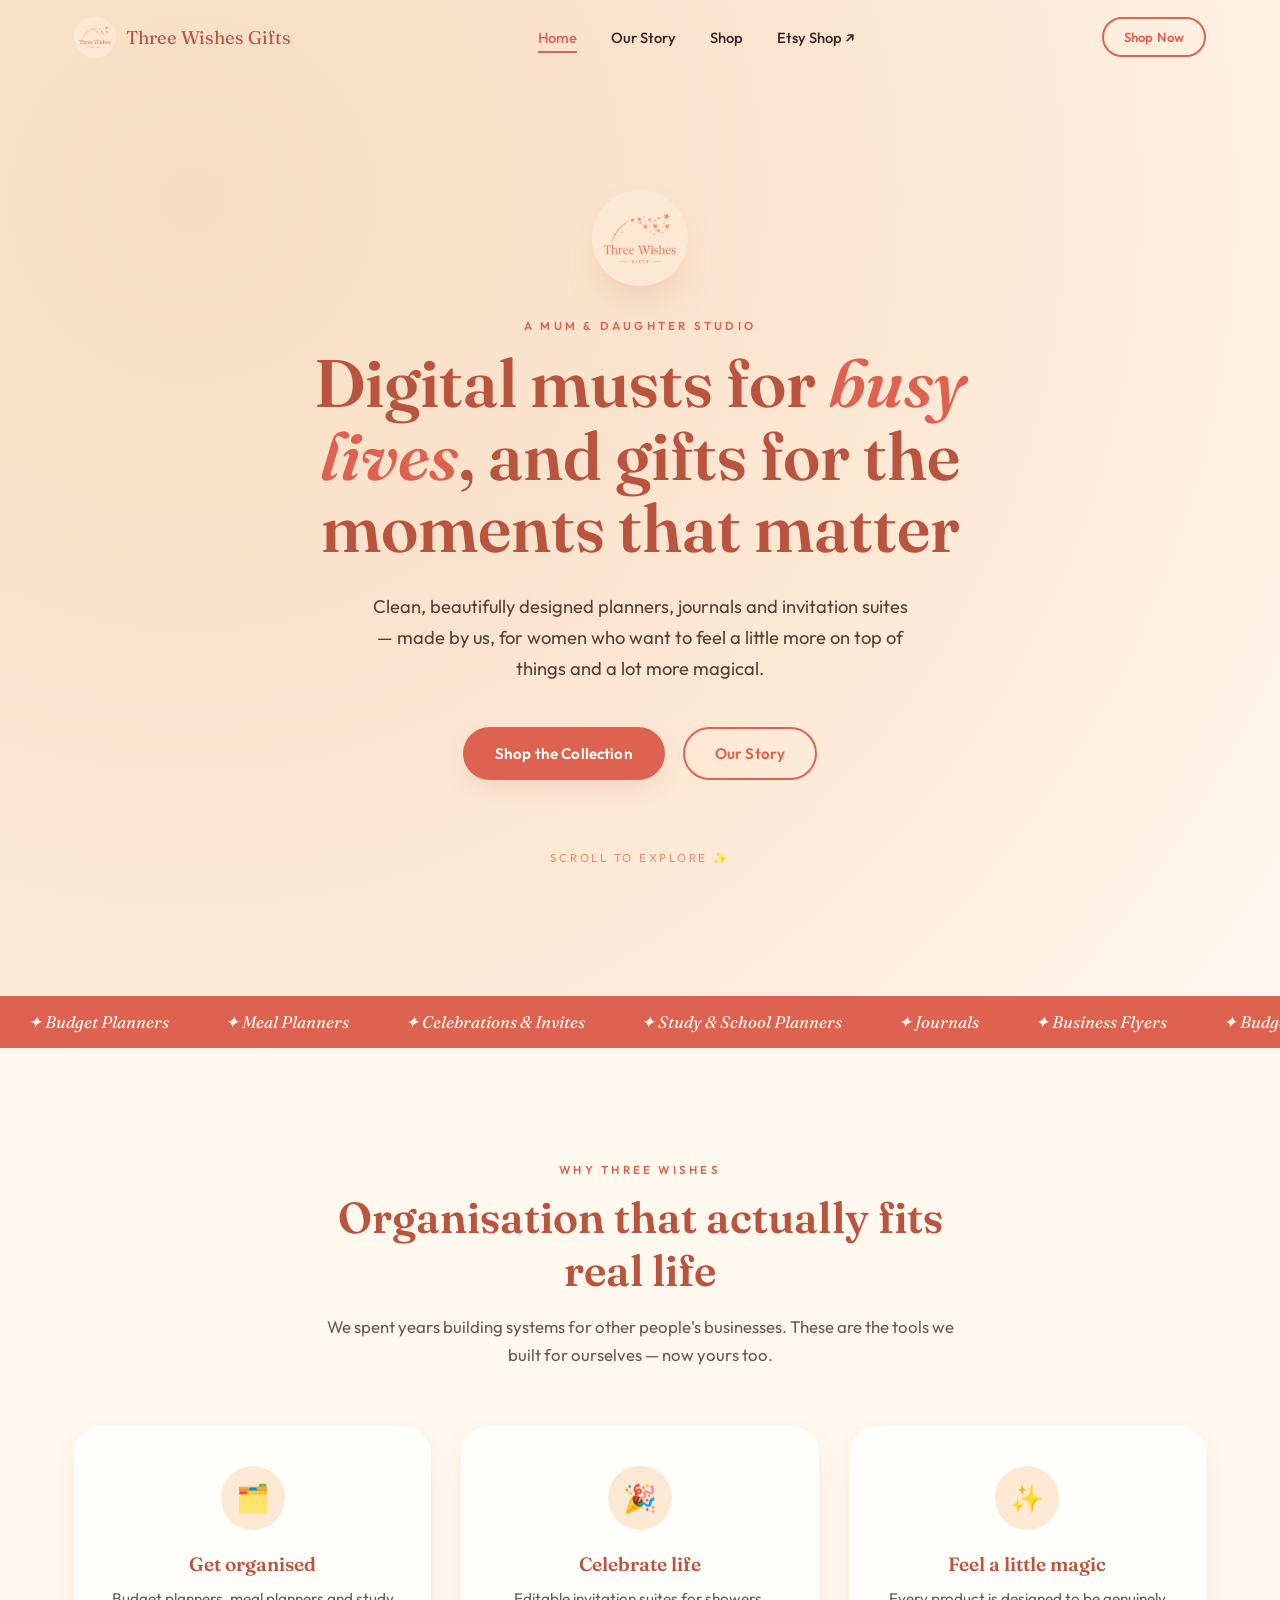
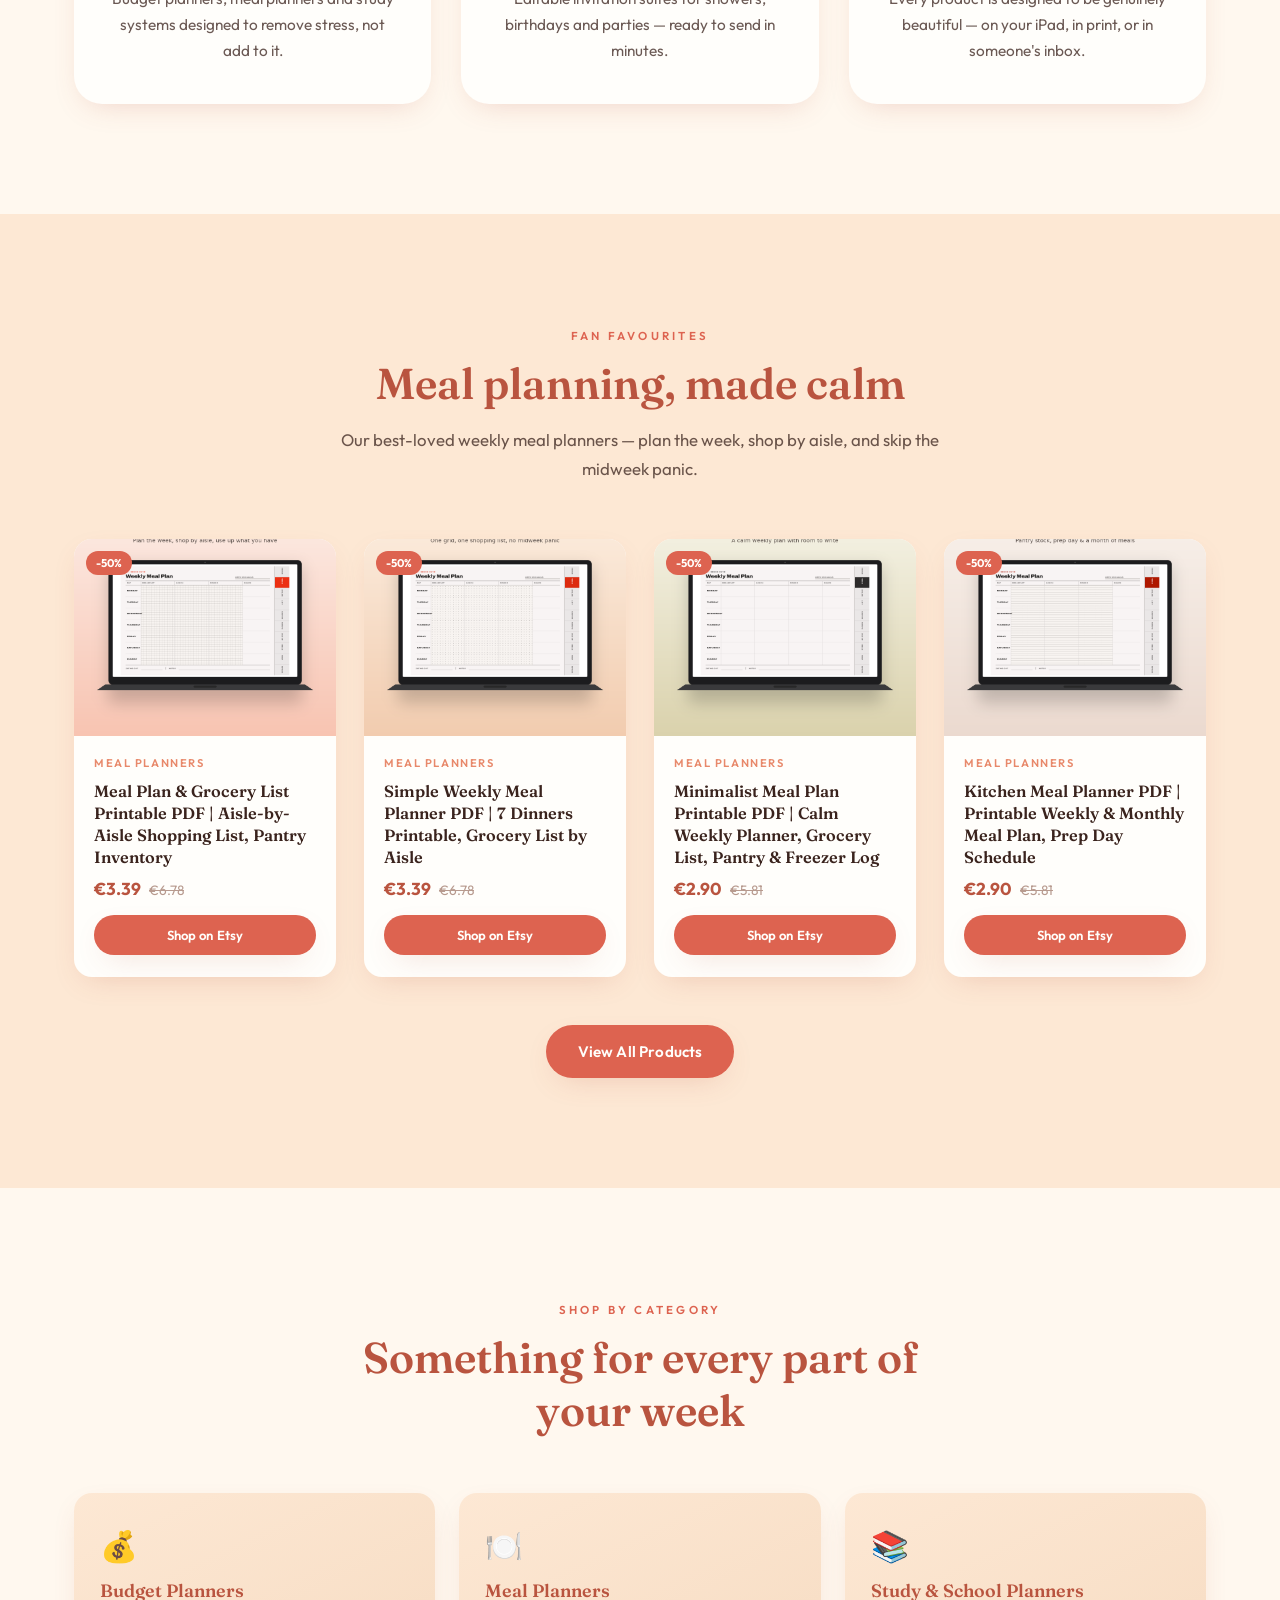
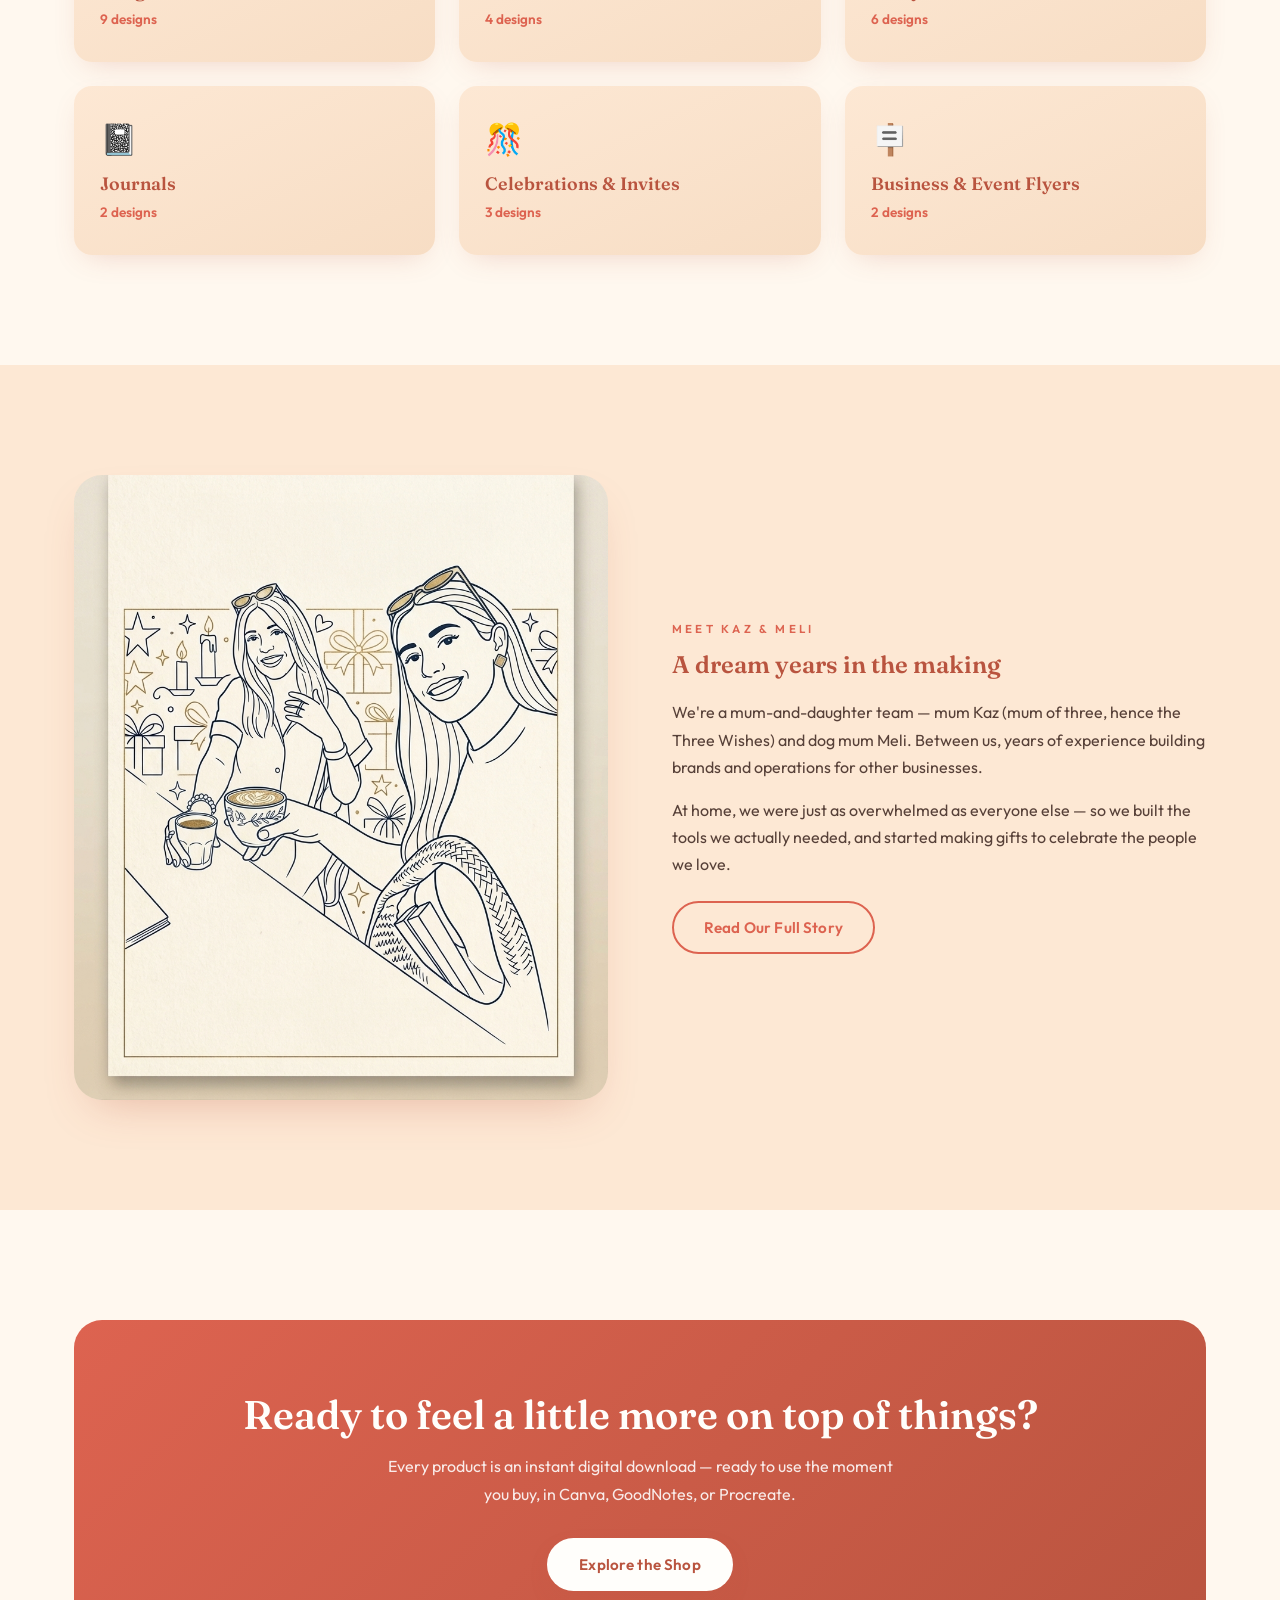
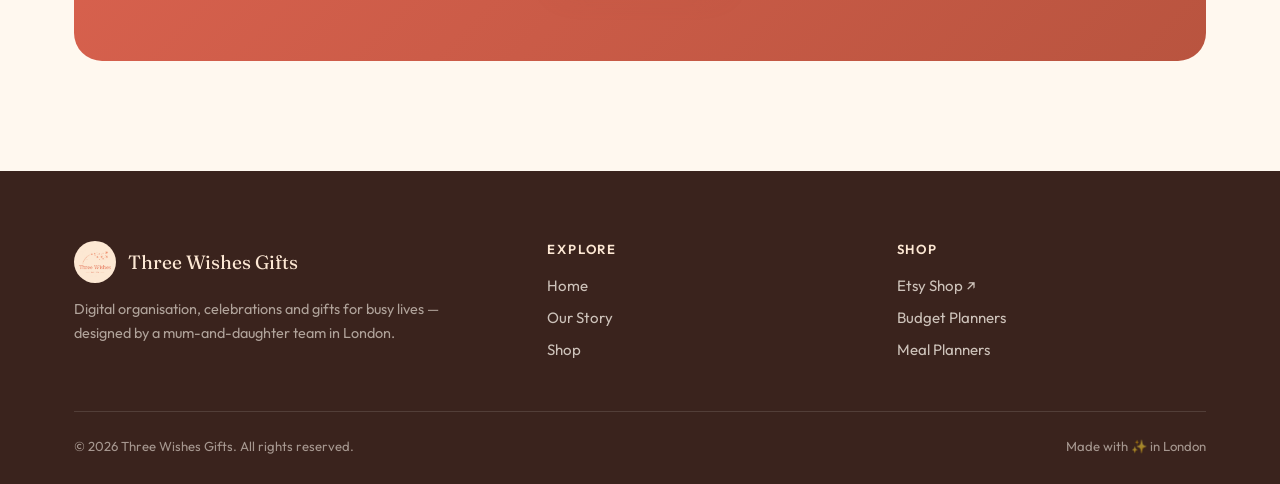
<file: index.html>
<!DOCTYPE html>
<html lang="en">
<head>
<meta charset="UTF-8" />
<meta name="viewport" content="width=device-width, initial-scale=1" />
<title>Three Wishes Gifts &mdash; Digital Musts for Busy Lives</title>
<meta name="description" content="Clean, beautifully designed digital planners, journals and invitation suites from a mum-and-daughter team. Shop budget planners, meal planners, study planners and celebration suites." />
<meta name="theme-color" content="#fde8d4" />
<link rel="icon" type="image/jpeg" href="assets/logo.jpg" />
<link rel="apple-touch-icon" href="assets/logo.jpg" />

<meta property="og:type" content="website" />
<meta property="og:title" content="Three Wishes Gifts &mdash; Digital Musts for Busy Lives" />
<meta property="og:description" content="Clean, beautifully designed digital planners, journals and invitation suites for real life." />
<meta property="og:image" content="assets/logo.jpg" />
<meta property="og:url" content="https://threewishesgifts.com" />
<meta name="twitter:card" content="summary_large_image" />

<link rel="preconnect" href="https://fonts.googleapis.com" />
<link rel="preconnect" href="https://fonts.gstatic.com" crossorigin />
<link href="https://fonts.googleapis.com/css2?family=Fraunces:ital,wght@0,500;0,600;1,500&family=Outfit:wght@400;500;600;700&display=swap" rel="stylesheet" />
<link rel="stylesheet" href="assets/styles.css" />
</head>
<body>

<header class="site-header">
  <div class="container nav-inner">
    <a class="brand" href="index.html"><img src="assets/logo.jpg" alt="Three Wishes Gifts logo" />Three Wishes Gifts</a>
    <nav class="nav-links">
      <a href="index.html" class="active">Home</a>
      <a href="about.html">Our Story</a>
      <a href="shop.html">Shop</a>
      <a href="https://www.etsy.com/shop/ThreeWishesGiftsShop" target="_blank" rel="noopener">Etsy Shop ↗</a>
    </nav>
    <div class="nav-cta">
      <a class="btn btn-outline btn-sm" href="shop.html">Shop Now</a>
      <button class="nav-toggle" aria-label="Toggle menu"><span></span></button>
    </div>
  </div>
</header>

<section class="hero">
  <div class="sky" data-stars="18" aria-hidden="true"></div>
  <div class="container hero-content">
    <img class="logo-mark" src="assets/logo.jpg" alt="Three Wishes Gifts" />
    <span class="eyebrow">A Mum &amp; Daughter Studio</span>
    <h1>Digital musts for <em>busy lives</em>, and gifts for the moments that matter</h1>
    <p class="lede">Clean, beautifully designed planners, journals and invitation suites &mdash; made by us, for women who want to feel a little more on top of things and a lot more magical.</p>
    <div class="hero-actions">
      <a class="btn btn-primary" href="shop.html">Shop the Collection</a>
      <a class="btn btn-outline" href="about.html">Our Story</a>
    </div>
    <div class="scroll-cue">Scroll to explore ✨</div>
  </div>
</section>

<div class="marquee-wrap" aria-hidden="true">
  <div class="marquee-track">
    <span>✦ Budget Planners</span><span>✦ Meal Planners</span><span>✦ Celebrations &amp; Invites</span><span>✦ Study &amp; School Planners</span><span>✦ Journals</span><span>✦ Business Flyers</span>
    <span>✦ Budget Planners</span><span>✦ Meal Planners</span><span>✦ Celebrations &amp; Invites</span><span>✦ Study &amp; School Planners</span><span>✦ Journals</span><span>✦ Business Flyers</span>
  </div>
</div>

<section>
  <div class="container">
    <div class="section-head reveal">
      <span class="eyebrow">Why Three Wishes</span>
      <h2>Organisation that actually fits real life</h2>
      <p>We spent years building systems for other people's businesses. These are the tools we built for ourselves &mdash; now yours too.</p>
    </div>
    <div class="feature-grid">
      <div class="feature-card reveal">
        <div class="feature-icon">🗂️</div>
        <h3>Get organised</h3>
        <p>Budget planners, meal planners and study systems designed to remove stress, not add to it.</p>
      </div>
      <div class="feature-card reveal">
        <div class="feature-icon">🎉</div>
        <h3>Celebrate life</h3>
        <p>Editable invitation suites for showers, birthdays and parties &mdash; ready to send in minutes.</p>
      </div>
      <div class="feature-card reveal">
        <div class="feature-icon">✨</div>
        <h3>Feel a little magic</h3>
        <p>Every product is designed to be genuinely beautiful &mdash; on your iPad, in print, or in someone's inbox.</p>
      </div>
    </div>
  </div>
</section>

<section style="background:var(--cream);">
  <div class="container">
    <div class="section-head reveal">
      <span class="eyebrow">Fan Favourites</span>
      <h2>Meal planning, made calm</h2>
      <p>Our best-loved weekly meal planners &mdash; plan the week, shop by aisle, and skip the midweek panic.</p>
    </div>
    <div class="product-grid" id="featured-grid"></div>
    <div class="center reveal" style="margin-top:48px;">
      <a class="btn btn-primary" href="shop.html">View All Products</a>
    </div>
  </div>
</section>

<section>
  <div class="container">
    <div class="section-head reveal">
      <span class="eyebrow">Shop by Category</span>
      <h2>Something for every part of your week</h2>
    </div>
    <div class="cat-grid">
      <a class="cat-tile reveal" href="shop.html#Budget%20Planners"><span class="cat-emoji">💰</span><h3>Budget Planners</h3><span class="count">9 designs</span></a>
      <a class="cat-tile reveal" href="shop.html#Meal%20Planners"><span class="cat-emoji">🍽️</span><h3>Meal Planners</h3><span class="count">4 designs</span></a>
      <a class="cat-tile reveal" href="shop.html#Study%20%26%20School%20Planners"><span class="cat-emoji">📚</span><h3>Study &amp; School Planners</h3><span class="count">6 designs</span></a>
      <a class="cat-tile reveal" href="shop.html#Journals"><span class="cat-emoji">📓</span><h3>Journals</h3><span class="count">2 designs</span></a>
      <a class="cat-tile reveal" href="shop.html#Celebrations%20%26%20Invites"><span class="cat-emoji">🎊</span><h3>Celebrations &amp; Invites</h3><span class="count">3 designs</span></a>
      <a class="cat-tile reveal" href="shop.html#Business%20%26%20Event%20Flyers"><span class="cat-emoji">🪧</span><h3>Business &amp; Event Flyers</h3><span class="count">2 designs</span></a>
    </div>
  </div>
</section>

<section style="background:var(--cream);">
  <div class="container">
    <div class="split reveal">
      <div class="crop-frame" style="aspect-ratio: 896 / 1050;">
        <img src="assets/about/about-hero-illustration.jpg" alt="Illustration of the Three Wishes Gifts team" />
      </div>
      <div class="split-copy">
        <span class="eyebrow">Meet Kaz &amp; Meli</span>
        <h2>A dream years in the making</h2>
        <p>We're a mum-and-daughter team &mdash; mum Kaz (mum of three, hence the Three Wishes) and dog mum Meli. Between us, years of experience building brands and operations for other businesses.</p>
        <p>At home, we were just as overwhelmed as everyone else &mdash; so we built the tools we actually needed, and started making gifts to celebrate the people we love.</p>
        <a class="btn btn-outline" style="margin-top:22px;" href="about.html">Read Our Full Story</a>
      </div>
    </div>
  </div>
</section>

<section>
  <div class="container">
    <div class="cta-banner reveal">
      <div class="sky" data-stars="12" aria-hidden="true"></div>
      <div style="position:relative;z-index:2;">
        <h2>Ready to feel a little more on top of things?</h2>
        <p>Every product is an instant digital download &mdash; ready to use the moment you buy, in Canva, GoodNotes, or Procreate.</p>
        <a class="btn btn-primary" href="shop.html">Explore the Shop</a>
      </div>
    </div>
  </div>
</section>

<footer class="site-footer">
  <div class="container">
    <div class="footer-grid">
      <div class="footer-col">
        <div class="footer-brand"><img src="assets/logo.jpg" alt="Three Wishes Gifts logo" />Three Wishes Gifts</div>
        <p class="footer-note">Digital organisation, celebrations and gifts for busy lives &mdash; designed by a mum-and-daughter team in London.</p>
      </div>
      <div class="footer-col">
        <h4>Explore</h4>
        <ul>
          <li><a href="index.html">Home</a></li>
          <li><a href="about.html">Our Story</a></li>
          <li><a href="shop.html">Shop</a></li>
        </ul>
      </div>
      <div class="footer-col">
        <h4>Shop</h4>
        <ul>
          <li><a href="https://www.etsy.com/shop/ThreeWishesGiftsShop" target="_blank" rel="noopener">Etsy Shop ↗</a></li>
          <li><a href="shop.html#Budget%20Planners">Budget Planners</a></li>
          <li><a href="shop.html#Meal%20Planners">Meal Planners</a></li>
        </ul>
      </div>
    </div>
    <div class="footer-bottom">
      <span>&copy; <span id="year"></span> Three Wishes Gifts. All rights reserved.</span>
      <span>Made with ✨ in London</span>
    </div>
  </div>
</footer>

<script src="assets/products.js"></script>
<script>
  document.getElementById("year").textContent = new Date().getFullYear();
  const featured = PRODUCTS.filter(p => p.category === "Meal Planners");
  document.getElementById("featured-grid").innerHTML = featured.map(twProductCardHTML).join("");
</script>
<script src="assets/script.js"></script>
</body>
</html>
</file>
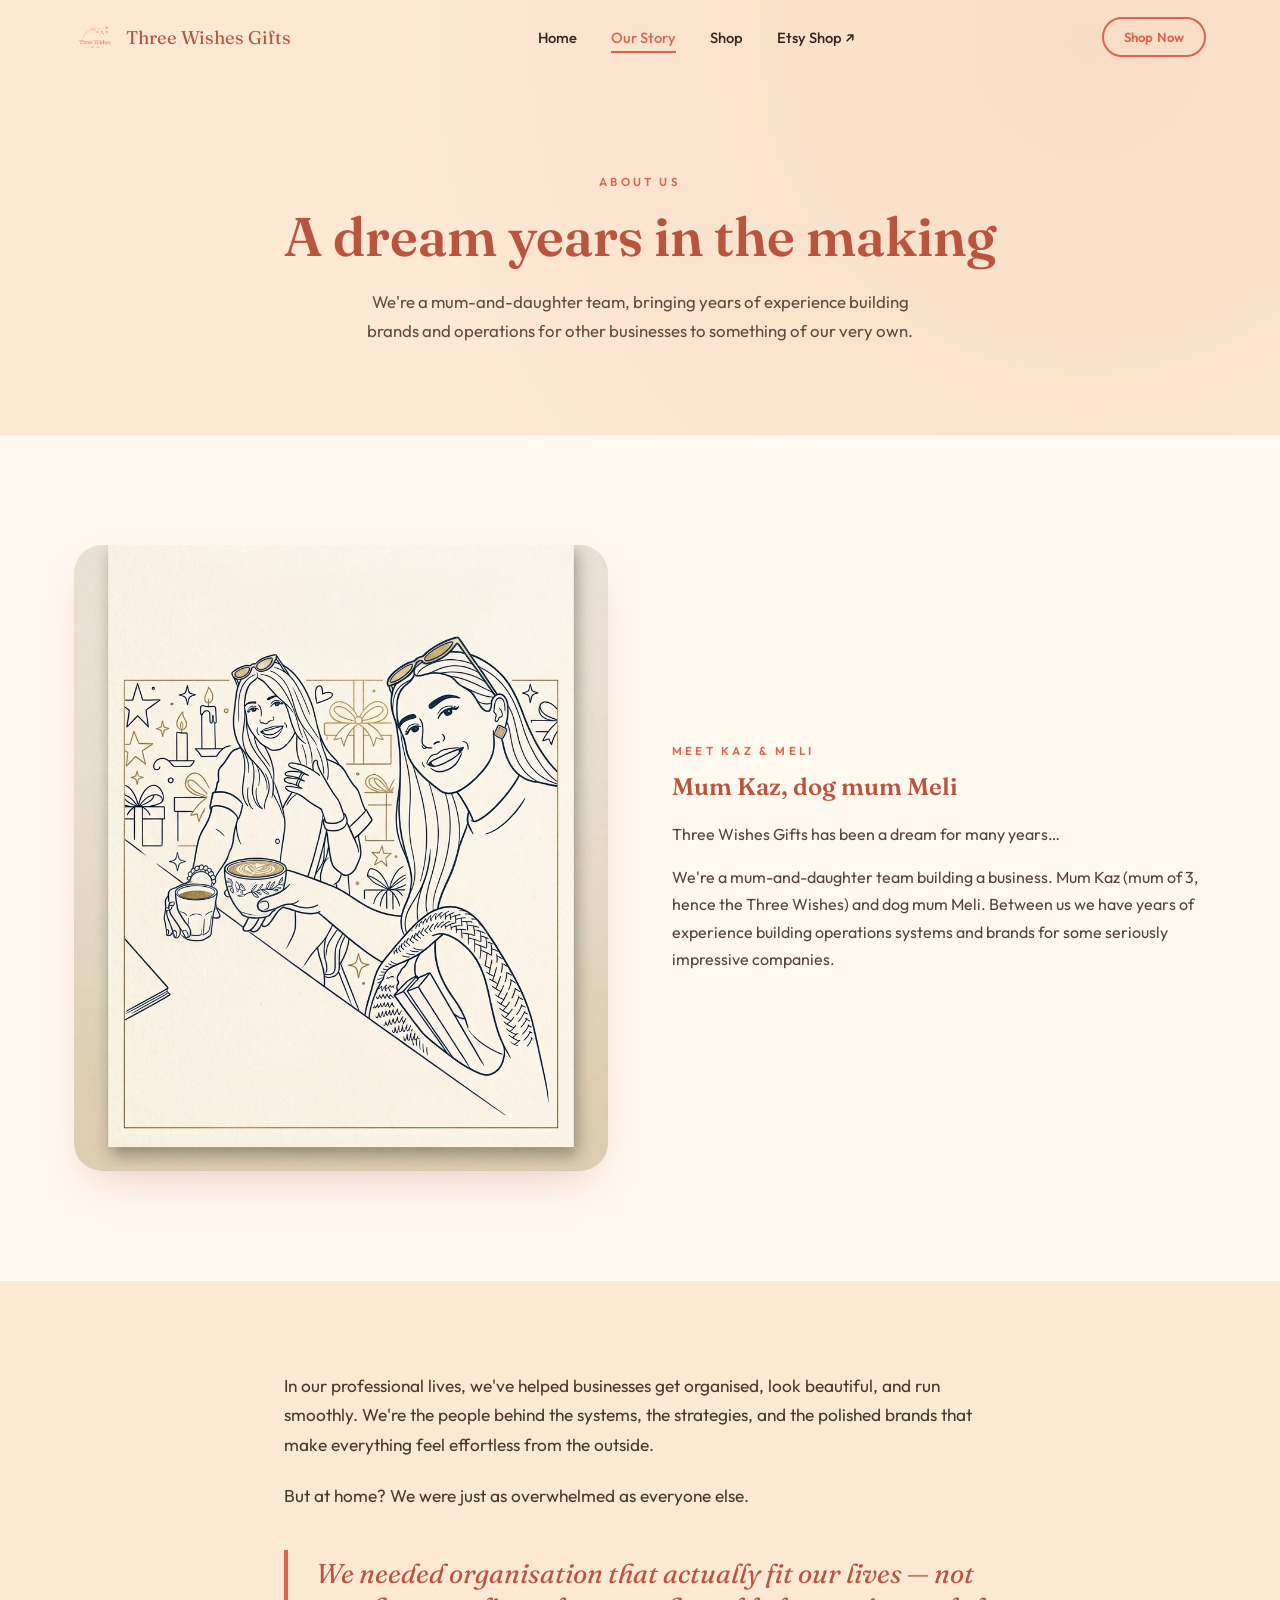
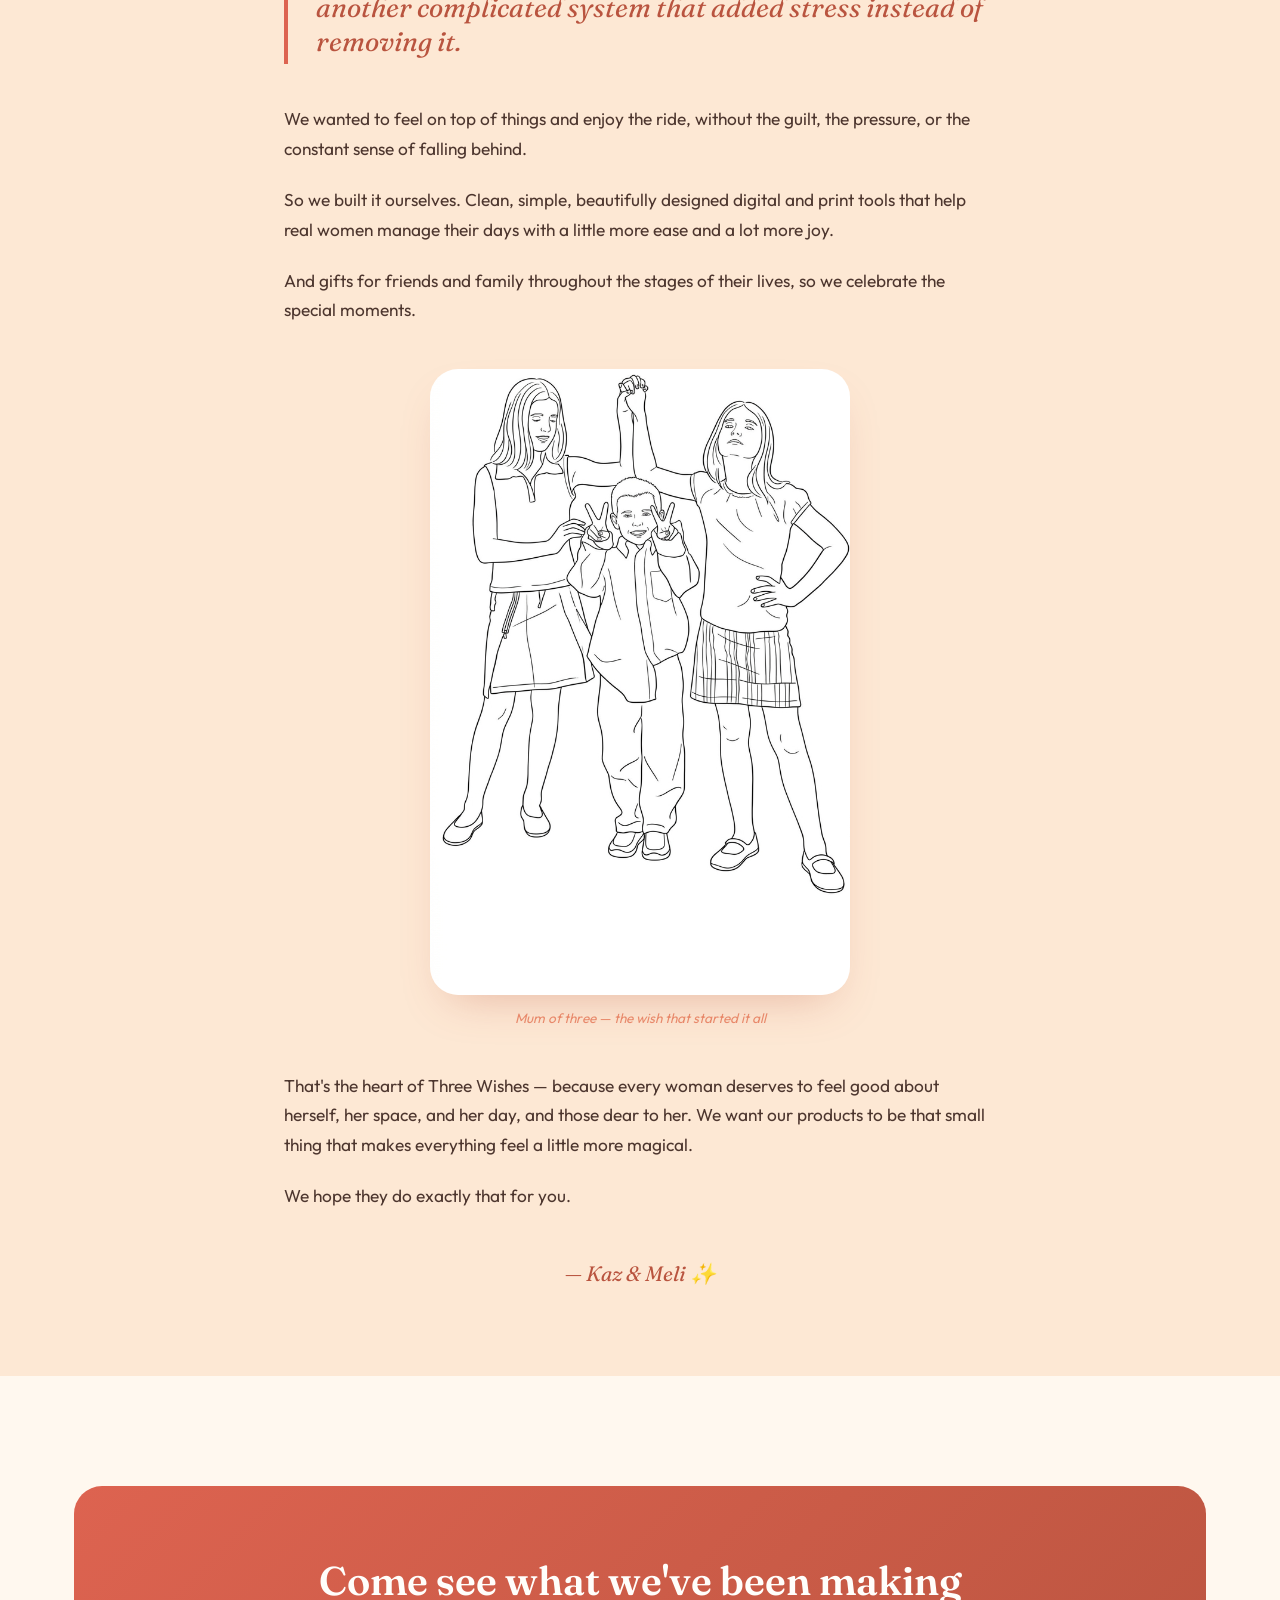
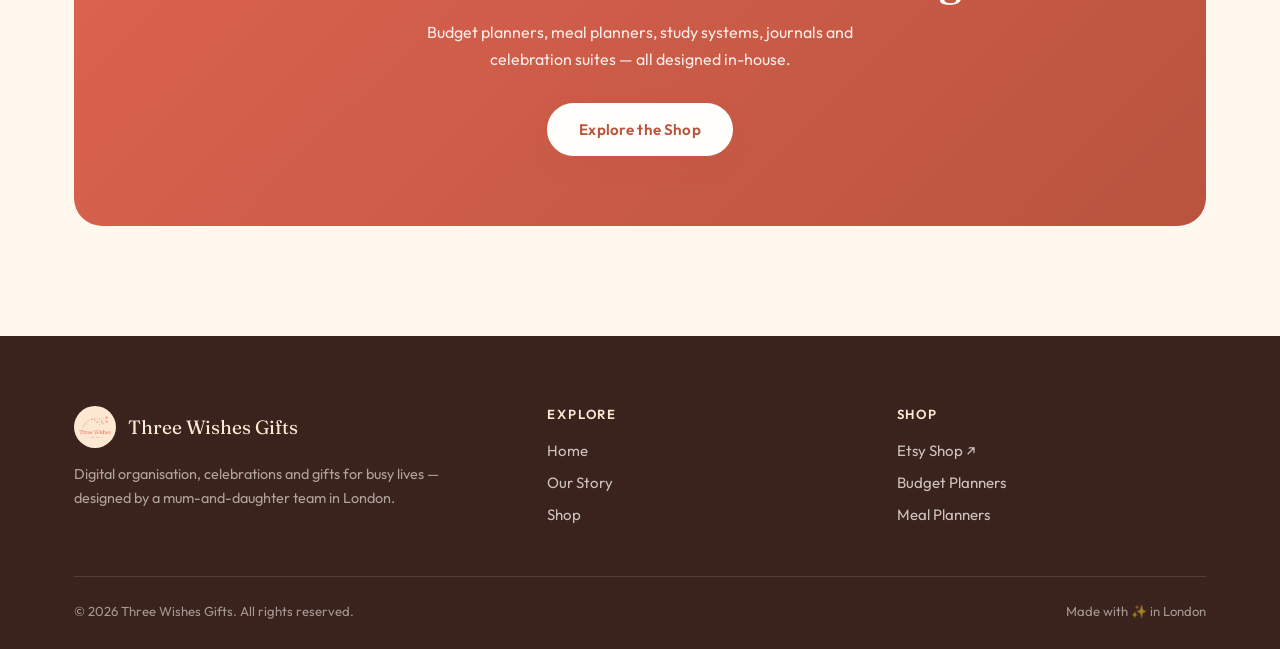
<file: about.html>
<!DOCTYPE html>
<html lang="en">
<head>
<meta charset="UTF-8" />
<meta name="viewport" content="width=device-width, initial-scale=1" />
<title>Our Story &mdash; Three Wishes Gifts</title>
<meta name="description" content="Three Wishes Gifts is a mum-and-daughter team building beautifully designed digital tools and gifts for busy lives. Meet Kaz and Meli." />
<meta name="theme-color" content="#fde8d4" />
<link rel="icon" type="image/jpeg" href="assets/logo.jpg" />
<link rel="apple-touch-icon" href="assets/logo.jpg" />

<meta property="og:type" content="website" />
<meta property="og:title" content="Our Story &mdash; Three Wishes Gifts" />
<meta property="og:description" content="A mum-and-daughter team building organisation that actually fits real life." />
<meta property="og:image" content="assets/about/about-hero-illustration.jpg" />
<meta property="og:url" content="https://threewishesgifts.com/about.html" />
<meta name="twitter:card" content="summary_large_image" />

<link rel="preconnect" href="https://fonts.googleapis.com" />
<link rel="preconnect" href="https://fonts.gstatic.com" crossorigin />
<link href="https://fonts.googleapis.com/css2?family=Fraunces:ital,wght@0,500;0,600;1,500&family=Outfit:wght@400;500;600;700&display=swap" rel="stylesheet" />
<link rel="stylesheet" href="assets/styles.css" />
</head>
<body>

<header class="site-header">
  <div class="container nav-inner">
    <a class="brand" href="index.html"><img src="assets/logo.jpg" alt="Three Wishes Gifts logo" />Three Wishes Gifts</a>
    <nav class="nav-links">
      <a href="index.html">Home</a>
      <a href="about.html" class="active">Our Story</a>
      <a href="shop.html">Shop</a>
      <a href="https://www.etsy.com/shop/ThreeWishesGiftsShop" target="_blank" rel="noopener">Etsy Shop ↗</a>
    </nav>
    <div class="nav-cta">
      <a class="btn btn-outline btn-sm" href="shop.html">Shop Now</a>
      <button class="nav-toggle" aria-label="Toggle menu"><span></span></button>
    </div>
  </div>
</header>

<section class="page-hero">
  <div class="sky" data-stars="14" aria-hidden="true"></div>
  <div class="container" style="position:relative;z-index:2;">
    <span class="eyebrow">About Us</span>
    <h1>A dream years in the making</h1>
    <p>We're a mum-and-daughter team, bringing years of experience building brands and operations for other businesses to something of our very own.</p>
  </div>
</section>

<section>
  <div class="container">
    <div class="split reveal">
      <div class="crop-frame" style="aspect-ratio: 896 / 1050;">
        <img src="assets/about/about-hero-illustration.jpg" alt="Illustration of Kaz and Meli, the Three Wishes Gifts team, sharing coffee" />
      </div>
      <div class="split-copy">
        <span class="eyebrow">Meet Kaz &amp; Meli</span>
        <h2>Mum Kaz, dog mum Meli</h2>
        <p>Three Wishes Gifts has been a dream for many years&hellip;</p>
        <p>We're a mum-and-daughter team building a business. Mum Kaz (mum of 3, hence the Three Wishes) and dog mum Meli. Between us we have years of experience building operations systems and brands for some seriously impressive companies.</p>
      </div>
    </div>
  </div>
</section>

<section style="background:var(--cream); padding-top:90px; padding-bottom:90px;">
  <div class="container story-copy reveal">
    <p>In our professional lives, we've helped businesses get organised, look beautiful, and run smoothly. We're the people behind the systems, the strategies, and the polished brands that make everything feel effortless from the outside.</p>
    <p>But at home? We were just as overwhelmed as everyone else.</p>

    <blockquote class="pull-quote">We needed organisation that actually fit our lives &mdash; not another complicated system that added stress instead of removing it.</blockquote>

    <p>We wanted to feel on top of things and enjoy the ride, without the guilt, the pressure, or the constant sense of falling behind.</p>
    <p>So we built it ourselves. Clean, simple, beautifully designed digital and print tools that help real women manage their days with a little more ease and a lot more joy.</p>
    <p>And gifts for friends and family throughout the stages of their lives, so we celebrate the special moments.</p>

    <figure class="story-inline-img">
      <div class="crop-frame" style="aspect-ratio: 704 / 1050; max-width: 420px; margin: 0 auto;">
        <img src="assets/about/three-wishes-illustration.jpg" alt="Illustration representing Kaz's three children, the inspiration behind the Three Wishes name" />
      </div>
      <figcaption>Mum of three &mdash; the wish that started it all</figcaption>
    </figure>

    <p>That's the heart of Three Wishes &mdash; because every woman deserves to feel good about herself, her space, and her day, and those dear to her. We want our products to be that small thing that makes everything feel a little more magical.</p>
    <p>We hope they do exactly that for you.</p>

    <div class="signature">&mdash; Kaz &amp; Meli ✨</div>
  </div>
</section>

<section>
  <div class="container">
    <div class="cta-banner reveal">
      <div class="sky" data-stars="12" aria-hidden="true"></div>
      <div style="position:relative;z-index:2;">
        <h2>Come see what we've been making</h2>
        <p>Budget planners, meal planners, study systems, journals and celebration suites &mdash; all designed in-house.</p>
        <a class="btn btn-primary" href="shop.html">Explore the Shop</a>
      </div>
    </div>
  </div>
</section>

<footer class="site-footer">
  <div class="container">
    <div class="footer-grid">
      <div class="footer-col">
        <div class="footer-brand"><img src="assets/logo.jpg" alt="Three Wishes Gifts logo" />Three Wishes Gifts</div>
        <p class="footer-note">Digital organisation, celebrations and gifts for busy lives &mdash; designed by a mum-and-daughter team in London.</p>
      </div>
      <div class="footer-col">
        <h4>Explore</h4>
        <ul>
          <li><a href="index.html">Home</a></li>
          <li><a href="about.html">Our Story</a></li>
          <li><a href="shop.html">Shop</a></li>
        </ul>
      </div>
      <div class="footer-col">
        <h4>Shop</h4>
        <ul>
          <li><a href="https://www.etsy.com/shop/ThreeWishesGiftsShop" target="_blank" rel="noopener">Etsy Shop ↗</a></li>
          <li><a href="shop.html#Budget%20Planners">Budget Planners</a></li>
          <li><a href="shop.html#Meal%20Planners">Meal Planners</a></li>
        </ul>
      </div>
    </div>
    <div class="footer-bottom">
      <span>&copy; <span id="year"></span> Three Wishes Gifts. All rights reserved.</span>
      <span>Made with ✨ in London</span>
    </div>
  </div>
</footer>

<script>document.getElementById("year").textContent = new Date().getFullYear();</script>
<script src="assets/script.js"></script>
</body>
</html>
</file>
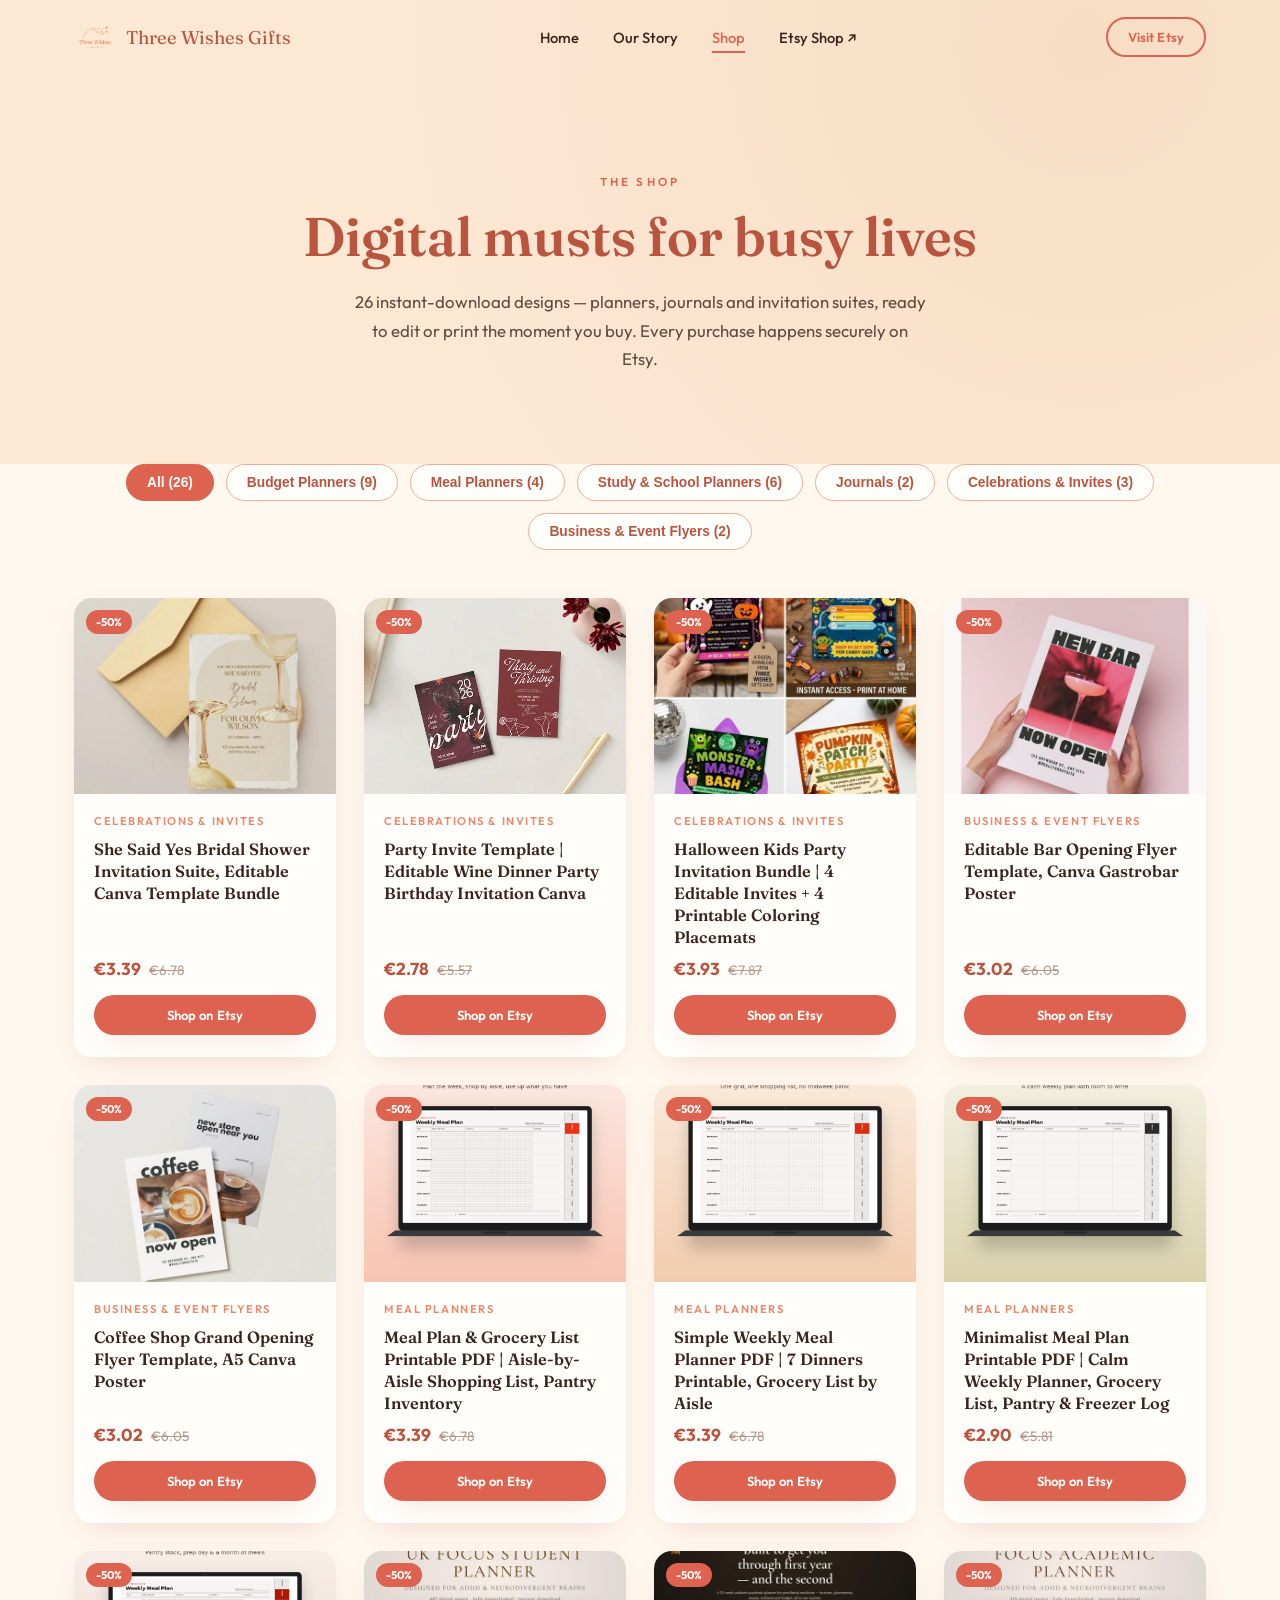
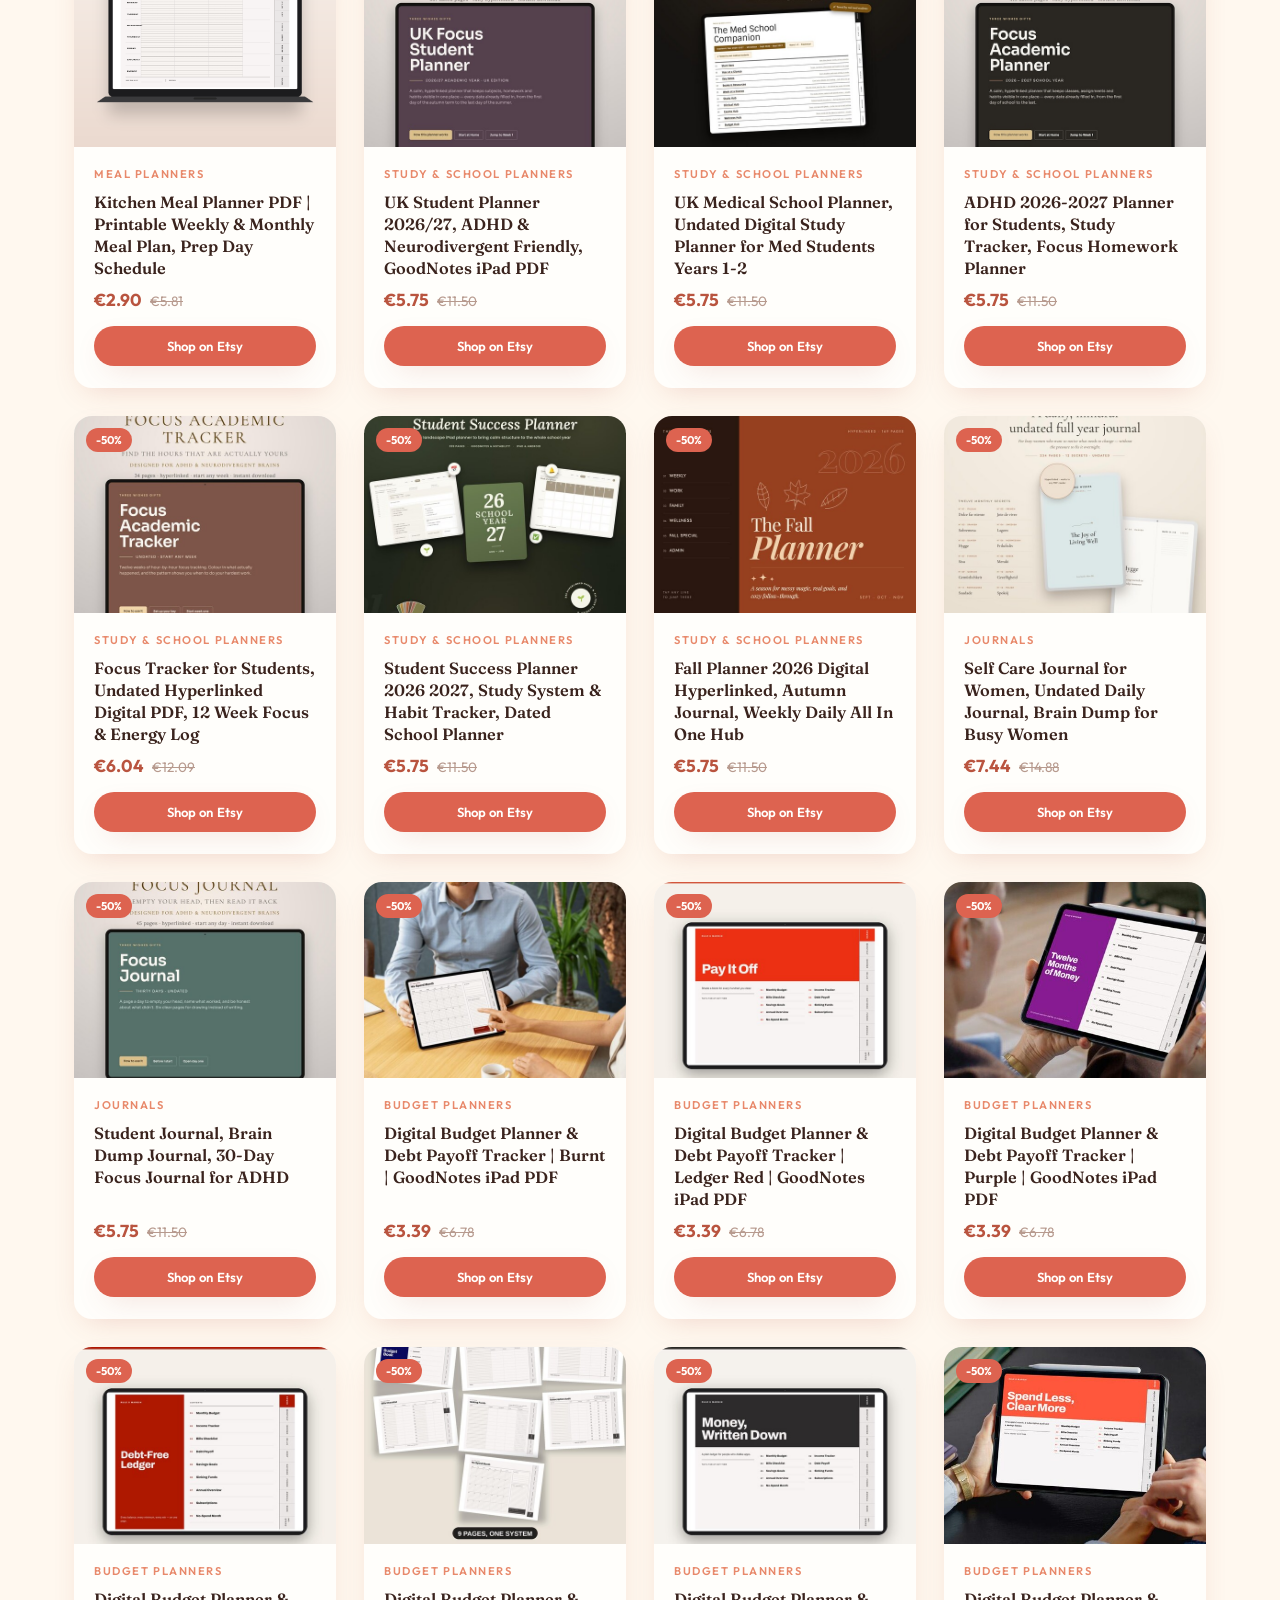
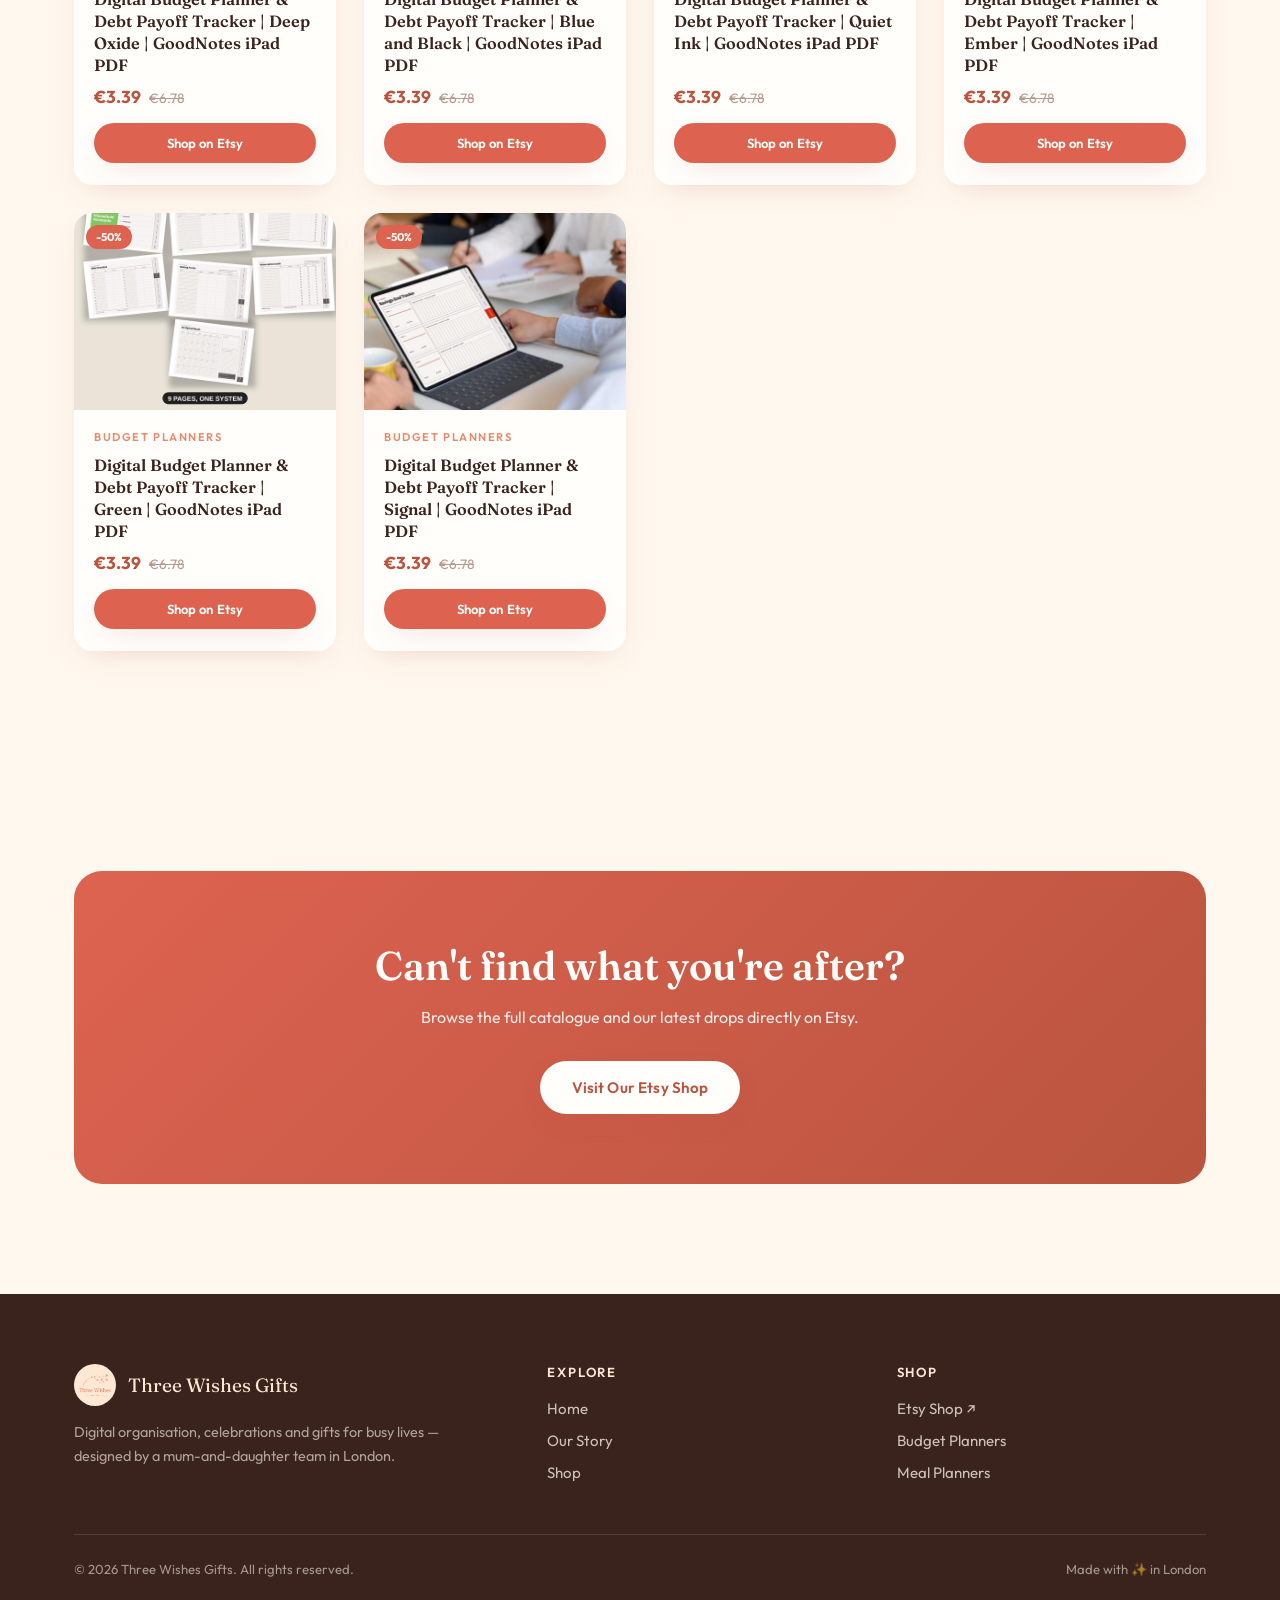
<file: shop.html>
<!DOCTYPE html>
<html lang="en">
<head>
<meta charset="UTF-8" />
<meta name="viewport" content="width=device-width, initial-scale=1" />
<title>Shop &mdash; Three Wishes Gifts</title>
<meta name="description" content="Shop budget planners, meal planners, study planners, journals and celebration invitation suites from Three Wishes Gifts. Instant digital downloads via Etsy." />
<meta name="theme-color" content="#fde8d4" />
<link rel="icon" type="image/jpeg" href="assets/logo.jpg" />
<link rel="apple-touch-icon" href="assets/logo.jpg" />

<meta property="og:type" content="website" />
<meta property="og:title" content="Shop &mdash; Three Wishes Gifts" />
<meta property="og:description" content="Digital planners, journals and invitation suites &mdash; instant download." />
<meta property="og:image" content="assets/logo.jpg" />
<meta property="og:url" content="https://threewishesgifts.com/shop.html" />
<meta name="twitter:card" content="summary_large_image" />

<link rel="preconnect" href="https://fonts.googleapis.com" />
<link rel="preconnect" href="https://fonts.gstatic.com" crossorigin />
<link href="https://fonts.googleapis.com/css2?family=Fraunces:ital,wght@0,500;0,600;1,500&family=Outfit:wght@400;500;600;700&display=swap" rel="stylesheet" />
<link rel="stylesheet" href="assets/styles.css" />
</head>
<body>

<header class="site-header">
  <div class="container nav-inner">
    <a class="brand" href="index.html"><img src="assets/logo.jpg" alt="Three Wishes Gifts logo" />Three Wishes Gifts</a>
    <nav class="nav-links">
      <a href="index.html">Home</a>
      <a href="about.html">Our Story</a>
      <a href="shop.html" class="active">Shop</a>
      <a href="https://www.etsy.com/shop/ThreeWishesGiftsShop" target="_blank" rel="noopener">Etsy Shop ↗</a>
    </nav>
    <div class="nav-cta">
      <a class="btn btn-outline btn-sm" href="https://www.etsy.com/shop/ThreeWishesGiftsShop" target="_blank" rel="noopener">Visit Etsy</a>
      <button class="nav-toggle" aria-label="Toggle menu"><span></span></button>
    </div>
  </div>
</header>

<section class="page-hero">
  <div class="sky" data-stars="14" aria-hidden="true"></div>
  <div class="container" style="position:relative;z-index:2;">
    <span class="eyebrow">The Shop</span>
    <h1>Digital musts for busy lives</h1>
    <p>26 instant-download designs &mdash; planners, journals and invitation suites, ready to edit or print the moment you buy. Every purchase happens securely on Etsy.</p>
  </div>
</section>

<section style="padding-top:0;">
  <div class="container">
    <div class="filter-bar reveal" id="filter-bar">
      <button class="filter-chip active" data-cat="All">All (26)</button>
      <button class="filter-chip" data-cat="Budget Planners">Budget Planners (9)</button>
      <button class="filter-chip" data-cat="Meal Planners">Meal Planners (4)</button>
      <button class="filter-chip" data-cat="Study & School Planners">Study &amp; School Planners (6)</button>
      <button class="filter-chip" data-cat="Journals">Journals (2)</button>
      <button class="filter-chip" data-cat="Celebrations & Invites">Celebrations &amp; Invites (3)</button>
      <button class="filter-chip" data-cat="Business & Event Flyers">Business &amp; Event Flyers (2)</button>
    </div>
    <div class="product-grid" id="shop-grid"></div>
  </div>
</section>

<section>
  <div class="container">
    <div class="cta-banner reveal">
      <div class="sky" data-stars="12" aria-hidden="true"></div>
      <div style="position:relative;z-index:2;">
        <h2>Can't find what you're after?</h2>
        <p>Browse the full catalogue and our latest drops directly on Etsy.</p>
        <a class="btn btn-primary" href="https://www.etsy.com/shop/ThreeWishesGiftsShop" target="_blank" rel="noopener">Visit Our Etsy Shop</a>
      </div>
    </div>
  </div>
</section>

<footer class="site-footer">
  <div class="container">
    <div class="footer-grid">
      <div class="footer-col">
        <div class="footer-brand"><img src="assets/logo.jpg" alt="Three Wishes Gifts logo" />Three Wishes Gifts</div>
        <p class="footer-note">Digital organisation, celebrations and gifts for busy lives &mdash; designed by a mum-and-daughter team in London.</p>
      </div>
      <div class="footer-col">
        <h4>Explore</h4>
        <ul>
          <li><a href="index.html">Home</a></li>
          <li><a href="about.html">Our Story</a></li>
          <li><a href="shop.html">Shop</a></li>
        </ul>
      </div>
      <div class="footer-col">
        <h4>Shop</h4>
        <ul>
          <li><a href="https://www.etsy.com/shop/ThreeWishesGiftsShop" target="_blank" rel="noopener">Etsy Shop ↗</a></li>
          <li><a href="shop.html#Budget%20Planners">Budget Planners</a></li>
          <li><a href="shop.html#Meal%20Planners">Meal Planners</a></li>
        </ul>
      </div>
    </div>
    <div class="footer-bottom">
      <span>&copy; <span id="year"></span> Three Wishes Gifts. All rights reserved.</span>
      <span>Made with ✨ in London</span>
    </div>
  </div>
</footer>

<script src="assets/products.js"></script>
<script>
  document.getElementById("year").textContent = new Date().getFullYear();

  const grid = document.getElementById("shop-grid");
  const chips = document.querySelectorAll(".filter-chip");

  function render(cat) {
    const list = cat === "All" ? PRODUCTS : PRODUCTS.filter(p => p.category === cat);
    grid.innerHTML = list.map(twProductCardHTML).join("");
    if ("IntersectionObserver" in window) {
      const io = new IntersectionObserver((entries) => {
        entries.forEach(entry => {
          if (entry.isIntersecting) { entry.target.classList.add("in"); io.unobserve(entry.target); }
        });
      }, { threshold: 0.1 });
      grid.querySelectorAll(".reveal").forEach(el => io.observe(el));
    } else {
      grid.querySelectorAll(".reveal").forEach(el => el.classList.add("in"));
    }
  }

  function setActive(cat) {
    chips.forEach(c => c.classList.toggle("active", c.dataset.cat === cat));
  }

  chips.forEach(chip => {
    chip.addEventListener("click", () => {
      setActive(chip.dataset.cat);
      render(chip.dataset.cat);
      history.replaceState(null, "", chip.dataset.cat === "All" ? "shop.html" : "#" + encodeURIComponent(chip.dataset.cat));
    });
  });

  const initialCat = decodeURIComponent((location.hash || "").replace("#", "")) || "All";
  const validCat = [...chips].some(c => c.dataset.cat === initialCat) ? initialCat : "All";
  setActive(validCat);
  render(validCat);
</script>
<script src="assets/script.js"></script>
</body>
</html>
</file>
<file: assets/styles.css>
/* Three Wishes Gifts — shared styles
   Tones sampled from the logo artwork. */

:root {
  --cream: #fde8d4;
  --cream-light: #fff8ef;
  --cream-deep: #f7ddc4;
  --coral: #dd6350;
  --coral-soft: #e8896b;
  --coral-pale: #f3ac97;
  --ink: #b9543f;
  --charcoal: #3a231d;
  --white: #fffefb;
  --shadow: 0 20px 45px -20px rgba(185, 84, 63, 0.35);
  --shadow-soft: 0 10px 30px -12px rgba(185, 84, 63, 0.25);
  --radius-lg: 28px;
  --radius-md: 18px;
  --radius-sm: 12px;
  --serif: "Fraunces", "Georgia", "Times New Roman", serif;
  --sans: "Outfit", "Helvetica Neue", Arial, sans-serif;
}

* { box-sizing: border-box; }
html { scroll-behavior: smooth; }

body {
  margin: 0;
  padding: 0;
  background: var(--cream-light);
  color: var(--charcoal);
  font-family: var(--sans);
  -webkit-font-smoothing: antialiased;
  text-rendering: optimizeLegibility;
  overflow-x: hidden;
}

img { max-width: 100%; display: block; }
a { color: inherit; text-decoration: none; }
ul { list-style: none; margin: 0; padding: 0; }
h1, h2, h3, h4 { font-family: var(--serif); margin: 0; font-weight: 600; color: var(--ink); }
p { margin: 0; line-height: 1.7; }

.container {
  width: 100%;
  max-width: 1180px;
  margin: 0 auto;
  padding: 0 24px;
}

.eyebrow {
  display: inline-block;
  font-family: var(--sans);
  font-size: 0.72rem;
  font-weight: 600;
  letter-spacing: 0.28em;
  text-transform: uppercase;
  color: var(--coral);
  margin-bottom: 14px;
}

.btn {
  display: inline-flex;
  align-items: center;
  gap: 8px;
  padding: 15px 30px;
  border-radius: 999px;
  font-family: var(--sans);
  font-weight: 600;
  font-size: 0.95rem;
  letter-spacing: 0.01em;
  border: 2px solid transparent;
  cursor: pointer;
  transition: transform 0.25s ease, box-shadow 0.25s ease, background 0.25s ease, color 0.25s ease;
  white-space: nowrap;
}
.btn-primary {
  background: var(--coral);
  color: var(--white);
  box-shadow: var(--shadow-soft);
}
.btn-primary:hover { transform: translateY(-3px); box-shadow: var(--shadow); background: var(--ink); }
.btn-outline {
  background: transparent;
  border-color: var(--coral);
  color: var(--coral);
}
.btn-outline:hover { background: var(--coral); color: var(--white); transform: translateY(-3px); }
.btn-sm { padding: 10px 20px; font-size: 0.82rem; }

/* ---------- NAV ---------- */
.site-header {
  position: fixed;
  top: 0; left: 0; right: 0;
  z-index: 100;
  padding: 16px 0;
  transition: background 0.35s ease, box-shadow 0.35s ease, padding 0.35s ease;
}
.site-header.scrolled {
  background: rgba(255, 248, 239, 0.88);
  backdrop-filter: blur(14px);
  -webkit-backdrop-filter: blur(14px);
  box-shadow: 0 8px 30px -18px rgba(185, 84, 63, 0.4);
  padding: 10px 0;
}
.nav-inner {
  display: flex;
  align-items: center;
  justify-content: space-between;
  gap: 20px;
}
.brand {
  display: flex;
  align-items: center;
  gap: 10px;
  font-family: var(--serif);
  font-size: 1.15rem;
  color: var(--ink);
}
.brand img { width: 42px; height: 42px; border-radius: 50%; object-fit: cover; }
.nav-links {
  display: flex;
  align-items: center;
  gap: 34px;
  font-size: 0.92rem;
  font-weight: 500;
}
.nav-links a { position: relative; padding: 4px 0; color: var(--charcoal); transition: color 0.2s ease; }
.nav-links a::after {
  content: "";
  position: absolute; left: 0; bottom: -2px;
  width: 0; height: 2px; background: var(--coral);
  transition: width 0.25s ease;
}
.nav-links a:hover, .nav-links a.active { color: var(--coral); }
.nav-links a:hover::after, .nav-links a.active::after { width: 100%; }
.nav-cta { display: flex; align-items: center; gap: 16px; }
.nav-toggle {
  display: none;
  width: 42px; height: 42px;
  border-radius: 50%;
  border: 1.5px solid var(--coral);
  background: transparent;
  align-items: center; justify-content: center;
  cursor: pointer;
}
.nav-toggle span, .nav-toggle span::before, .nav-toggle span::after {
  content: ""; display: block; width: 18px; height: 2px; background: var(--coral); position: relative; transition: 0.25s ease;
}
.nav-toggle span::before { position: absolute; top: -6px; }
.nav-toggle span::after { position: absolute; top: 6px; }
.nav-toggle.open span { background: transparent; }
.nav-toggle.open span::before { transform: rotate(45deg); top: 0; }
.nav-toggle.open span::after { transform: rotate(-45deg); top: 0; }

@media (max-width: 860px) {
  .nav-links {
    position: fixed;
    top: 0; right: -100%;
    height: 100vh;
    width: min(78vw, 320px);
    background: var(--white);
    flex-direction: column;
    justify-content: center;
    gap: 32px;
    font-size: 1.15rem;
    box-shadow: -20px 0 50px -20px rgba(185,84,63,0.4);
    transition: right 0.4s cubic-bezier(.2,.9,.2,1);
    z-index: 90;
  }
  .nav-links.open { right: 0; }
  .nav-toggle { display: inline-flex; }
  .nav-cta .btn-outline { display: none; }
}

/* ---------- STARFIELD ---------- */
.sky { position: absolute; inset: 0; overflow: hidden; pointer-events: none; z-index: 0; }
.sky i {
  position: absolute; display: block; width: 7px; height: 7px;
  background: var(--coral-soft);
  clip-path: polygon(50% 0%, 61% 35%, 98% 35%, 68% 57%, 79% 91%, 50% 70%, 21% 91%, 32% 57%, 2% 35%, 39% 35%);
  opacity: 0; animation: twinkle 4.5s ease-in-out infinite;
}
@keyframes twinkle {
  0%, 100% { opacity: 0; transform: scale(0.6); }
  50% { opacity: 0.85; transform: scale(1.1); }
}
@keyframes float-y {
  0%, 100% { transform: translateY(0); }
  50% { transform: translateY(-14px); }
}

/* ---------- HERO ---------- */
.hero {
  position: relative;
  padding: 190px 0 130px;
  background: radial-gradient(circle at 15% 20%, var(--cream-deep), var(--cream) 55%, var(--cream-light) 100%);
  overflow: hidden;
  text-align: center;
}
.hero-content { position: relative; z-index: 2; max-width: 780px; margin: 0 auto; }
.hero .logo-mark {
  width: 96px; height: 96px; border-radius: 50%; object-fit: cover;
  margin: 0 auto 28px; box-shadow: var(--shadow); animation: float-y 5s ease-in-out infinite;
}
.hero h1 {
  font-size: clamp(2.4rem, 5.4vw, 4.2rem);
  line-height: 1.08;
  color: var(--ink);
}
.hero h1 em { font-style: italic; color: var(--coral); }
.hero p.lede {
  margin: 26px auto 0;
  max-width: 46ch;
  font-size: 1.15rem;
  color: var(--charcoal);
  opacity: 0.85;
}
.hero-actions {
  margin-top: 42px;
  display: flex; gap: 18px; justify-content: center; flex-wrap: wrap;
}
.scroll-cue {
  margin-top: 70px;
  display: inline-flex; flex-direction: column; align-items: center; gap: 8px;
  font-size: 0.72rem; letter-spacing: 0.24em; text-transform: uppercase; color: var(--coral-soft);
  animation: float-y 2.4s ease-in-out infinite;
}

/* ---------- MARQUEE ---------- */
.marquee-wrap {
  background: var(--coral);
  padding: 16px 0;
  overflow: hidden;
  white-space: nowrap;
}
.marquee-track {
  display: inline-flex;
  animation: marquee 26s linear infinite;
}
.marquee-track span {
  color: var(--cream-light);
  font-family: var(--serif);
  font-style: italic;
  font-size: 1.05rem;
  padding: 0 28px;
  display: inline-flex;
  align-items: center;
  gap: 28px;
}
@keyframes marquee {
  from { transform: translateX(0); }
  to { transform: translateX(-50%); }
}

/* ---------- SECTIONS ---------- */
section { position: relative; padding: 110px 0; }
.section-head { max-width: 640px; margin: 0 auto 56px; text-align: center; }
.section-head h2 { font-size: clamp(1.9rem, 3.4vw, 2.7rem); }
.section-head p { margin-top: 16px; color: var(--charcoal); opacity: 0.75; font-size: 1.05rem; }

.reveal { opacity: 0; transform: translateY(28px); transition: opacity 0.7s ease, transform 0.7s ease; }
.reveal.in { opacity: 1; transform: translateY(0); }

/* feature strip */
.feature-grid {
  display: grid;
  grid-template-columns: repeat(3, 1fr);
  gap: 30px;
}
.feature-card {
  background: var(--white);
  border-radius: var(--radius-lg);
  padding: 40px 32px;
  text-align: center;
  box-shadow: var(--shadow-soft);
  transition: transform 0.35s ease, box-shadow 0.35s ease;
}
.feature-card:hover { transform: translateY(-8px); box-shadow: var(--shadow); }
.feature-icon {
  width: 64px; height: 64px; margin: 0 auto 22px;
  border-radius: 50%;
  background: var(--cream);
  display: flex; align-items: center; justify-content: center;
  font-size: 1.7rem;
}
.feature-card h3 { font-size: 1.2rem; margin-bottom: 10px; }
.feature-card p { color: var(--charcoal); opacity: 0.75; font-size: 0.96rem; }

/* story / about preview split */
.split {
  display: grid;
  grid-template-columns: 1fr 1fr;
  gap: 64px;
  align-items: center;
}
.split img { border-radius: var(--radius-lg); box-shadow: var(--shadow); width: 100%; }
.crop-frame {
  border-radius: var(--radius-lg);
  box-shadow: var(--shadow);
  overflow: hidden;
}
.crop-frame img {
  width: 100%; height: 100%;
  object-fit: cover;
  object-position: center bottom;
  border-radius: 0; box-shadow: none;
}
.split .eyebrow { display: block; }
.split h2 { margin-bottom: 20px; }
.split p + p { margin-top: 16px; }
.split-copy p { color: var(--charcoal); opacity: 0.85; }
.split.reverse { direction: rtl; }
.split.reverse > * { direction: ltr; }

/* category tiles */
.cat-grid {
  display: grid;
  grid-template-columns: repeat(3, 1fr);
  gap: 24px;
}
.cat-tile {
  position: relative;
  border-radius: var(--radius-md);
  padding: 34px 26px;
  background: linear-gradient(155deg, var(--cream) 0%, var(--cream-deep) 100%);
  overflow: hidden;
  transition: transform 0.35s ease, box-shadow 0.35s ease;
  box-shadow: var(--shadow-soft);
}
.cat-tile:hover { transform: translateY(-6px) scale(1.015); box-shadow: var(--shadow); }
.cat-tile .cat-emoji { font-size: 1.9rem; margin-bottom: 14px; display: block; }
.cat-tile h3 { font-size: 1.12rem; margin-bottom: 6px; }
.cat-tile span.count { color: var(--coral); font-weight: 600; font-size: 0.85rem; }

/* product grid & cards */
.product-grid {
  display: grid;
  grid-template-columns: repeat(4, 1fr);
  gap: 28px;
}
.product-card {
  background: var(--white);
  border-radius: var(--radius-md);
  overflow: hidden;
  box-shadow: var(--shadow-soft);
  transition: transform 0.35s ease, box-shadow 0.35s ease;
  display: flex;
  flex-direction: column;
}
.product-card:hover { transform: translateY(-8px); box-shadow: var(--shadow); }
.product-thumb {
  position: relative;
  aspect-ratio: 4 / 3;
  overflow: hidden;
  background: var(--cream);
}
.product-thumb img {
  width: 100%; height: 100%; object-fit: cover;
  transition: transform 0.5s ease;
}
.product-card:hover .product-thumb img { transform: scale(1.07); }
.badge-off {
  position: absolute; top: 12px; left: 12px;
  background: var(--coral);
  color: var(--white);
  font-size: 0.7rem;
  font-weight: 700;
  padding: 5px 10px;
  border-radius: 999px;
}
.product-body { padding: 20px 20px 22px; display: flex; flex-direction: column; gap: 10px; flex: 1; }
.product-cat { font-size: 0.7rem; text-transform: uppercase; letter-spacing: 0.14em; color: var(--coral-soft); font-weight: 600; }
.product-title { font-family: var(--serif); font-size: 1.02rem; color: var(--charcoal); line-height: 1.35; flex: 1; }
.product-price { display: flex; align-items: baseline; gap: 8px; }
.price-now { font-weight: 700; color: var(--ink); font-size: 1.08rem; }
.price-was { text-decoration: line-through; color: #b79a8e; font-size: 0.85rem; }
.product-card .btn { margin-top: 6px; justify-content: center; width: 100%; }

/* shop filters */
.filter-bar {
  display: flex; flex-wrap: wrap; gap: 12px; justify-content: center; margin-bottom: 48px;
}
.filter-chip {
  padding: 10px 20px;
  border-radius: 999px;
  border: 1.5px solid var(--coral-pale);
  color: var(--ink);
  font-size: 0.86rem;
  font-weight: 600;
  cursor: pointer;
  background: var(--white);
  transition: all 0.25s ease;
}
.filter-chip:hover { border-color: var(--coral); }
.filter-chip.active { background: var(--coral); border-color: var(--coral); color: var(--white); }

/* CTA banner */
.cta-banner {
  background: linear-gradient(135deg, var(--coral) 0%, var(--ink) 100%);
  border-radius: var(--radius-lg);
  padding: 70px 40px;
  text-align: center;
  color: var(--white);
  position: relative;
  overflow: hidden;
}
.cta-banner h2 { color: var(--white); font-size: clamp(1.8rem, 3.4vw, 2.5rem); }
.cta-banner p { color: rgba(255,255,255,0.88); margin-top: 14px; max-width: 46ch; margin-left: auto; margin-right: auto; }
.cta-banner .btn-primary { background: var(--white); color: var(--ink); margin-top: 30px; }
.cta-banner .btn-primary:hover { background: var(--cream-light); color: var(--ink); }

/* pull quote (about) */
.pull-quote {
  font-family: var(--serif);
  font-style: italic;
  font-size: clamp(1.3rem, 2.4vw, 1.7rem);
  color: var(--ink);
  border-left: 4px solid var(--coral);
  padding: 6px 0 6px 28px;
  margin: 40px 0;
}

.story-copy { max-width: 760px; margin: 0 auto; }
.story-copy p { color: var(--charcoal); opacity: 0.9; font-size: 1.08rem; margin-bottom: 22px; }
.story-inline-img { margin: 44px auto; text-align: center; }
.story-inline-img figcaption { margin-top: 14px; font-size: 0.85rem; color: var(--coral-soft); font-style: italic; }

.signature { margin-top: 50px; font-family: var(--serif); font-style: italic; font-size: 1.3rem; color: var(--ink); text-align: center; }

/* page hero (small, for about/shop) */
.page-hero {
  position: relative;
  padding: 170px 0 90px;
  text-align: center;
  background: radial-gradient(circle at 85% 10%, var(--cream-deep), var(--cream) 60%);
  overflow: hidden;
}
.page-hero h1 { font-size: clamp(2.2rem, 4.6vw, 3.4rem); }
.page-hero p { margin-top: 18px; max-width: 52ch; margin-left: auto; margin-right: auto; color: var(--charcoal); opacity: 0.8; font-size: 1.05rem; }

/* footer */
.site-footer {
  background: var(--charcoal);
  color: var(--cream);
  padding: 70px 0 30px;
}
.footer-grid {
  display: grid;
  grid-template-columns: 1.4fr 1fr 1fr;
  gap: 40px;
  padding-bottom: 40px;
  border-bottom: 1px solid rgba(255,255,255,0.12);
}
.footer-brand { display: flex; align-items: center; gap: 12px; font-family: var(--serif); font-size: 1.2rem; margin-bottom: 14px; }
.footer-brand img { width: 42px; height: 42px; border-radius: 50%; }
.footer-col h4 { color: var(--cream); font-family: var(--sans); font-size: 0.82rem; letter-spacing: 0.14em; text-transform: uppercase; margin-bottom: 18px; }
.footer-col ul li { margin-bottom: 12px; }
.footer-col a { color: rgba(255,248,239,0.75); font-size: 0.94rem; transition: color 0.2s ease; }
.footer-col a:hover { color: var(--coral-pale); }
.footer-note { color: rgba(255,248,239,0.6); font-size: 0.9rem; max-width: 46ch; }
.footer-bottom {
  padding-top: 26px;
  display: flex; justify-content: space-between; align-items: center; flex-wrap: wrap; gap: 12px;
  font-size: 0.82rem; color: rgba(255,248,239,0.55);
}

/* misc */
.center { text-align: center; }
.tag-pill {
  display: inline-block; padding: 6px 16px; border-radius: 999px;
  background: var(--cream); color: var(--ink); font-size: 0.78rem; font-weight: 600; letter-spacing: 0.06em;
}

@media (max-width: 980px) {
  .feature-grid, .cat-grid { grid-template-columns: repeat(2, 1fr); }
  .product-grid { grid-template-columns: repeat(3, 1fr); }
  .split { grid-template-columns: 1fr; gap: 36px; }
  .split.reverse { direction: ltr; }
  .footer-grid { grid-template-columns: 1fr 1fr; }
}
@media (max-width: 640px) {
  .feature-grid, .cat-grid, .product-grid { grid-template-columns: 1fr 1fr; }
  .hero { padding: 150px 0 90px; }
  section { padding: 80px 0; }
  .footer-grid { grid-template-columns: 1fr; }
  .cta-banner { padding: 50px 24px; }
}
@media (max-width: 460px) {
  .product-grid, .feature-grid, .cat-grid { grid-template-columns: 1fr; }
}
</file>
